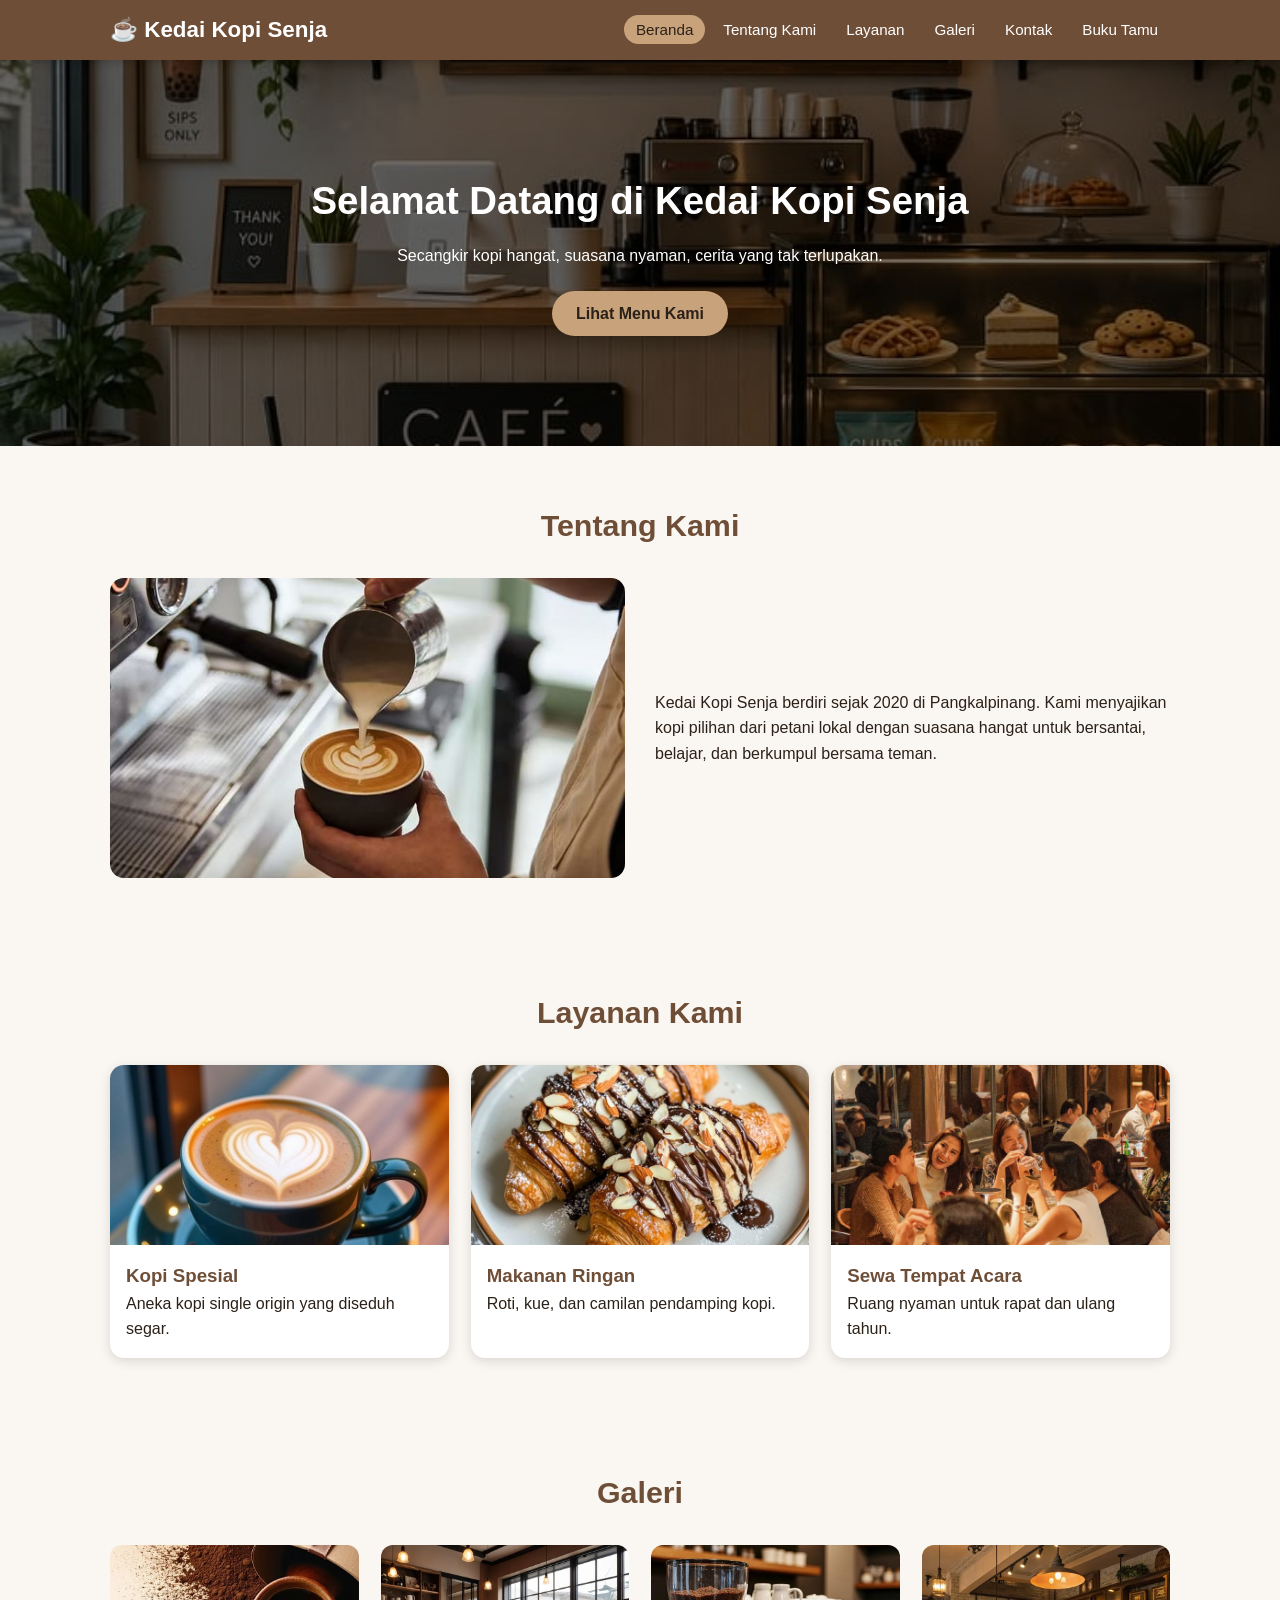
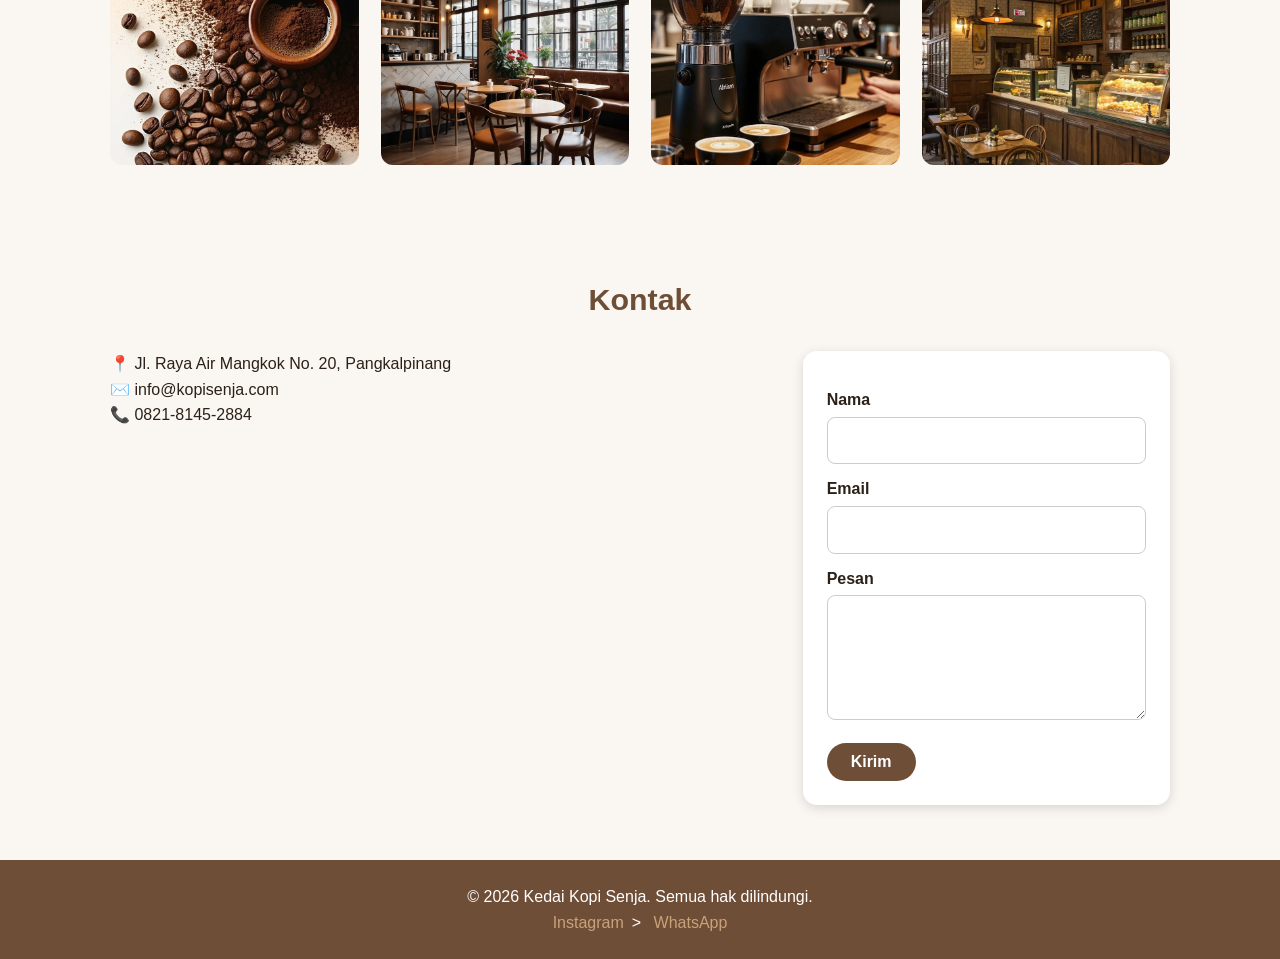
<file: UTS-PW-2611500031/index.html>
<!DOCTYPE html>
<html lang="id">
<head>
  <meta charset="UTF-8">
  <meta name="viewport" content="width=device-width, initial-scale=1.0">
  <title>Kedai Kopi Senja - Beranda</title>
  <link rel="stylesheet" href="style.css">
</head>
<body>

<header>
  <div class="bar">
    <a class="logo" href="index.html">☕ Kedai Kopi Senja</a>
    <nav>
      <ul>
        <li><a href="index.html#beranda" class="aktif">Beranda</a></li>
        <li><a href="index.html#tentang">Tentang Kami</a></li>
        <li><a href="index.html#layanan">Layanan</a></li>
        <li><a href="index.html#galeri">Galeri</a></li>
        <li><a href="index.html#kontak">Kontak</a></li>
        <li><a href="bukutamu.html">Buku Tamu</a></li>
      </ul>
    </nav>
  </div>
</header>

<main>
  <div class="hero" id="beranda">
    <h1>Selamat Datang di Kedai Kopi Senja</h1>
    <p>Secangkir kopi hangat, suasana nyaman, cerita yang tak terlupakan.</p>
    <a class="btn" href="#layanan">Lihat Menu Kami</a>
  </div>

  <section id="tentang">
    <h2>Tentang Kami</h2>
    <div class="about">
      <img src="images/tentang.jpg" alt="Foto pendukung kedai">
      <div>
        <p>Kedai Kopi Senja berdiri sejak 2020 di Pangkalpinang. Kami menyajikan kopi pilihan dari petani lokal dengan suasana hangat untuk bersantai, belajar, dan berkumpul bersama teman.</p>
      </div>
    </div>
  </section>

  <section id="layanan">
    <h2>Layanan Kami</h2>
    <div class="grid">
      <div class="card">
        <img src="images/layanan1.jpg" alt="Kopi">
        <div><h3>Kopi Spesial</h3><p>Aneka kopi single origin yang diseduh segar.</p></div>
      </div>
      <div class="card">
        <img src="images/layanan2.jpg" alt="Makanan">
        <div><h3>Makanan Ringan</h3><p>Roti, kue, dan camilan pendamping kopi.</p></div>
      </div>
      <div class="card">
        <img src="images/layanan3.jpg" alt="Acara">
        <div><h3>Sewa Tempat Acara</h3><p>Ruang nyaman untuk rapat dan ulang tahun.</p></div>
      </div>
    </div>
  </section>

  <section id="galeri">
    <h2>Galeri</h2>
    <div class="grid galeri">
      <img src="images/galeri1.jpg" alt="Galeri 1">
      <img src="images/galeri2.jpg" alt="Galeri 2">
      <img src="images/galeri3.jpg" alt="Galeri 3">
      <img src="images/galeri4.jpg" alt="Galeri 4">
    </div>
  </section>

  <section id="kontak">
    <h2>Kontak</h2>
    <div class="kontak">
      <div>
        <p>📍 Jl. Raya Air Mangkok No. 20, Pangkalpinang</p>
        <p>✉️ info@kopisenja.com</p>
        <p>📞 0821-8145-2884</p>
      </div>
      <form action="#" method="get">
        <label for="knama">Nama</label>
        <input type="text" id="knama" name="nama_kontak031" required>
        <label for="kemail">Email</label>
        <input type="email" id="kemail" name="email_kontak031" required>
        <label for="kpesan">Pesan</label>
        <textarea id="kpesan" name="pesan_kontak031" rows="4" required></textarea>
        <button class="btn" type="submit">Kirim</button>
      </form>
    </div>
  </section>
</main>

<footer>
  <p>&copy; 2026 Kedai Kopi Senja. Semua hak dilindungi.</p>
  <p>
   <a href="https://instagram.com/excelee08" target="_blank">Instagram</a>>
<a href="https://wa.me/6282181452884" target="_blank">WhatsApp</a>
  </p>
</footer>

</body>
</html>
</file>
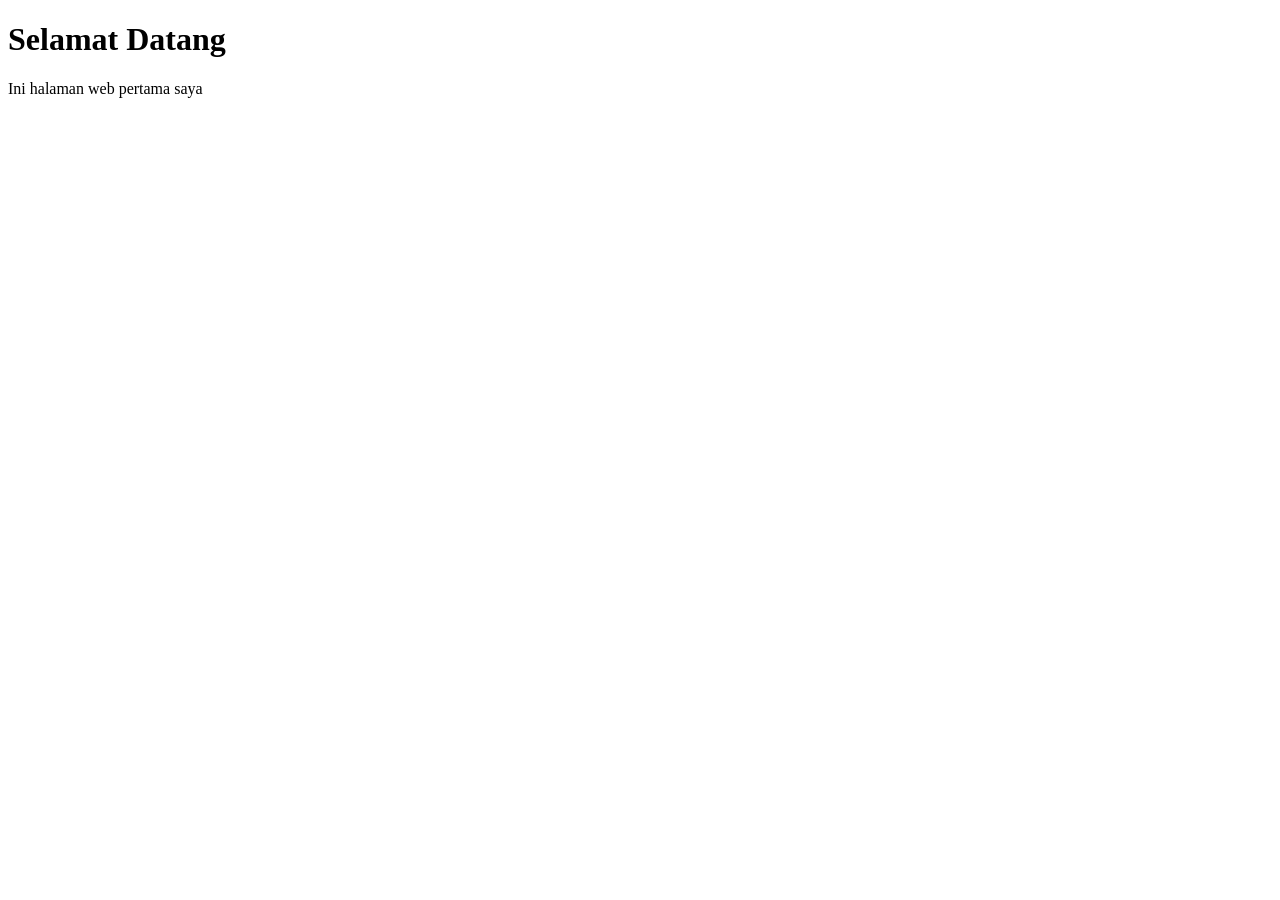
<file: pertemuan-01/latuhan1.html>
<!DOCTYPE html>
<html lang="en">
<head>
    <meta charset="UTF-8">
    <meta name="viewport" content="width=device-width, initial-scale=1.0">
    <title>Document</title>
</head>
<body>
    <h1>Selamat Datang</h1>
    <p>Ini halaman web pertama saya</p>
</body>
</html>
</file>
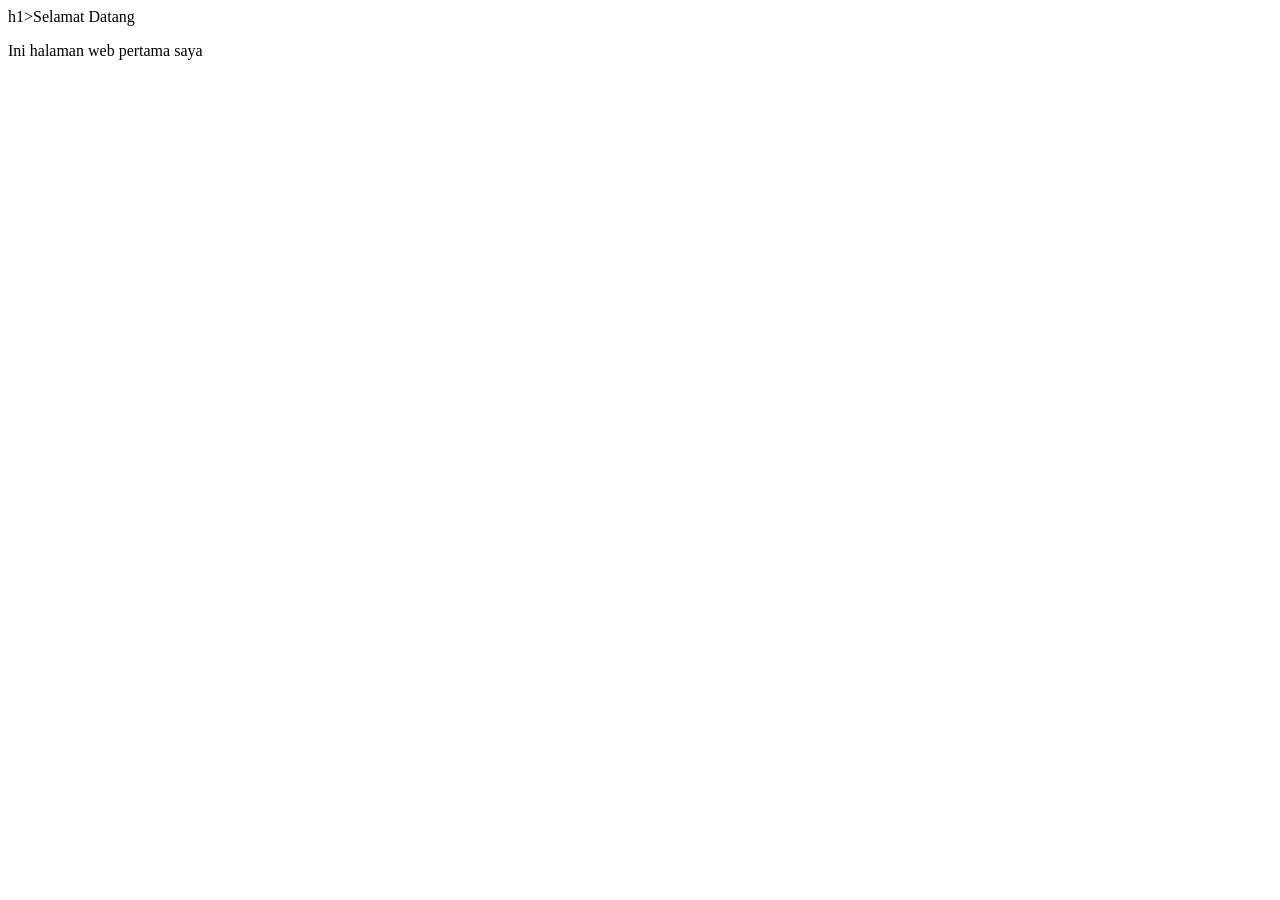
<file: pertemuan-02/latihan1.html>
<!DOCTYPE html>
<html lang="en">
<head>
    <meta charset="UTF-8">
    <meta name="viewport" content="width=device-width, initial-scale=1.0">
    <title>Document</title>
</head>
<body>
   <header></header>
     h1>Selamat Datang</h1>
    <p>Ini halaman web pertama saya</p>
</body>
</html>
</file>
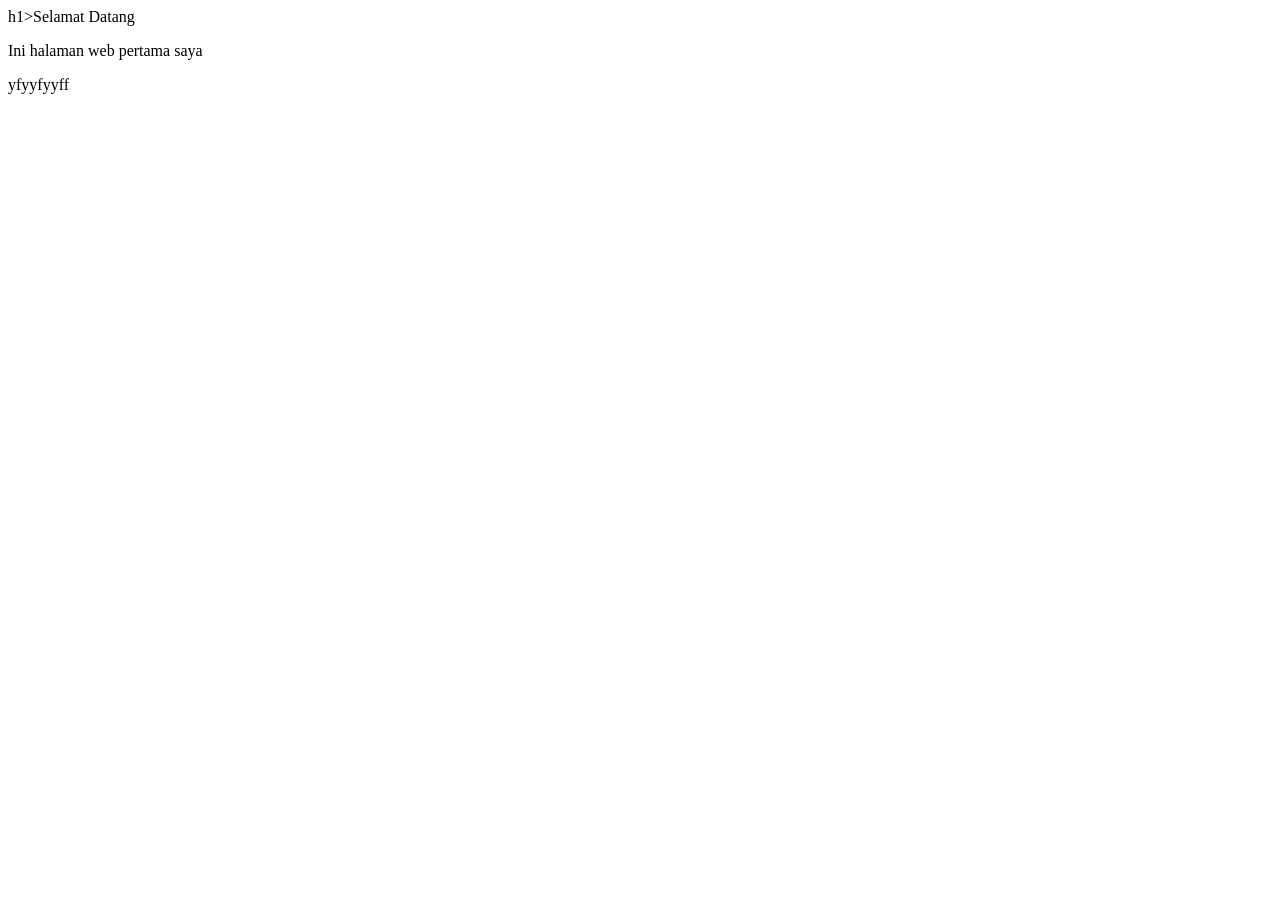
<file: pertemuan-02/latuhan1.html>
<!DOCTYPE html>
<html lang="en">
<head>
    <meta charset="UTF-8">
    <meta name="viewport" content="width=device-width, initial-scale=1.0">
    <title>Document</title>
</head>
<body>
   <header></header>
    h1>Selamat Datang</h1>
    <p>Ini halaman web pertama saya</p>
</body>yfyyfyyff
</html>
</file>
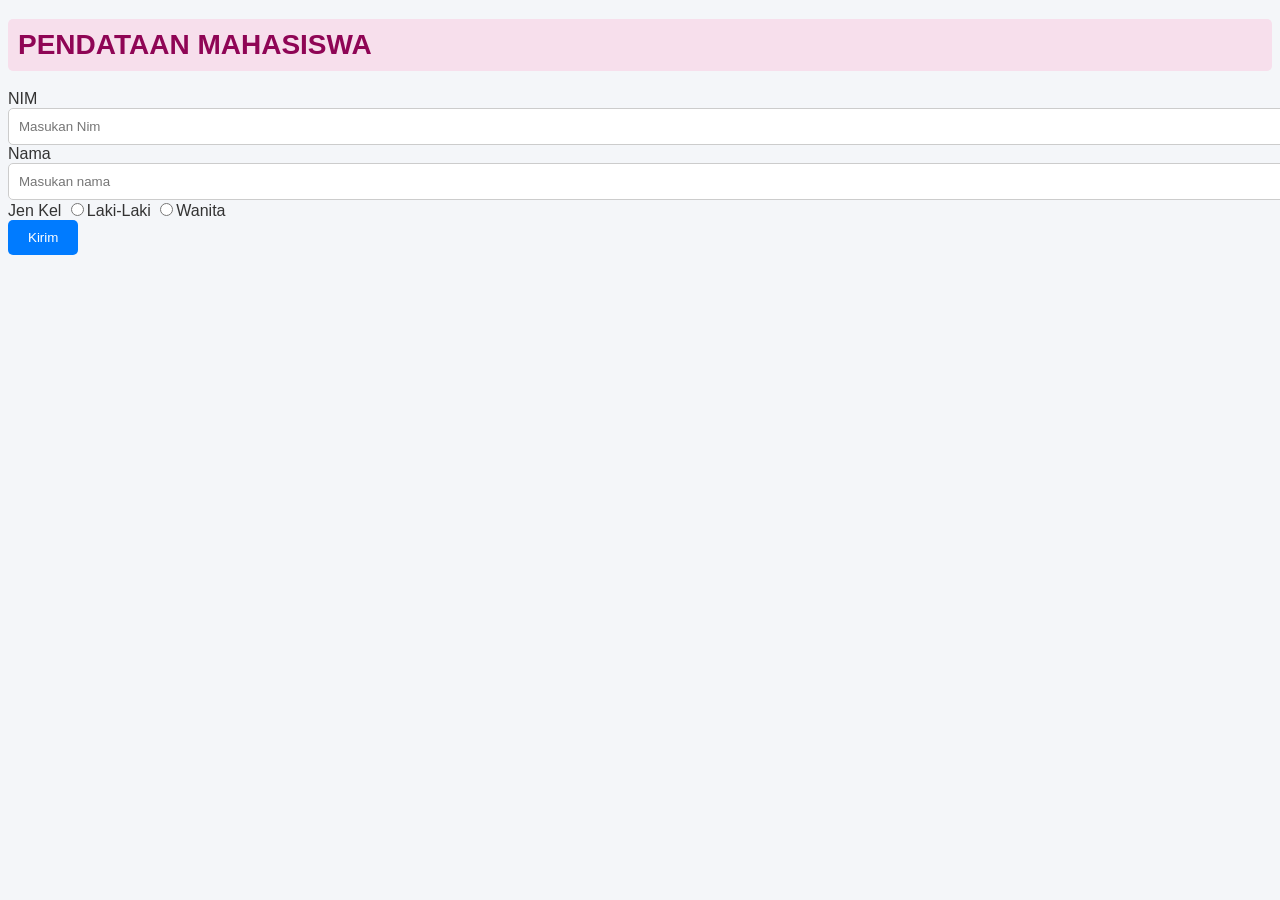
<file: pertemuan-03/lat_selector.html>
<!DOCTYPE html>
<html lang="en">
<head>
    <meta charset="UTF-8">
    <meta name="viewport" content="width=device-width, initial-scale=1.0">
    <link rel="stylesheet" href="style.css">
    <title>Document</title>
</head>
<body>
    <h1>PENDATAAN MAHASISWA</h1>
    <form action="#" method="post">
        <label for="nim">NIM</label>
        <input type="text" id="nim" name="nim" required placeholder="Masukan Nim" class="form-control">
        <label for="nama">Nama</label>
        <input type="text" id="nama" name="nama" required placeholder="Masukan nama" class="form-control">
        <label>Jen Kel</label>
        <input type="radio" id="jenkel1" name="jenkel" value="Laki-laki" required>Laki-Laki
        <input type="radio" id="jenkel2" name="jenkel" value="Wanita">Wanita<br>
        <button type="submit" id="tombol-kirim">Kirim</button>
    </form>
</body>
</html>
</file>
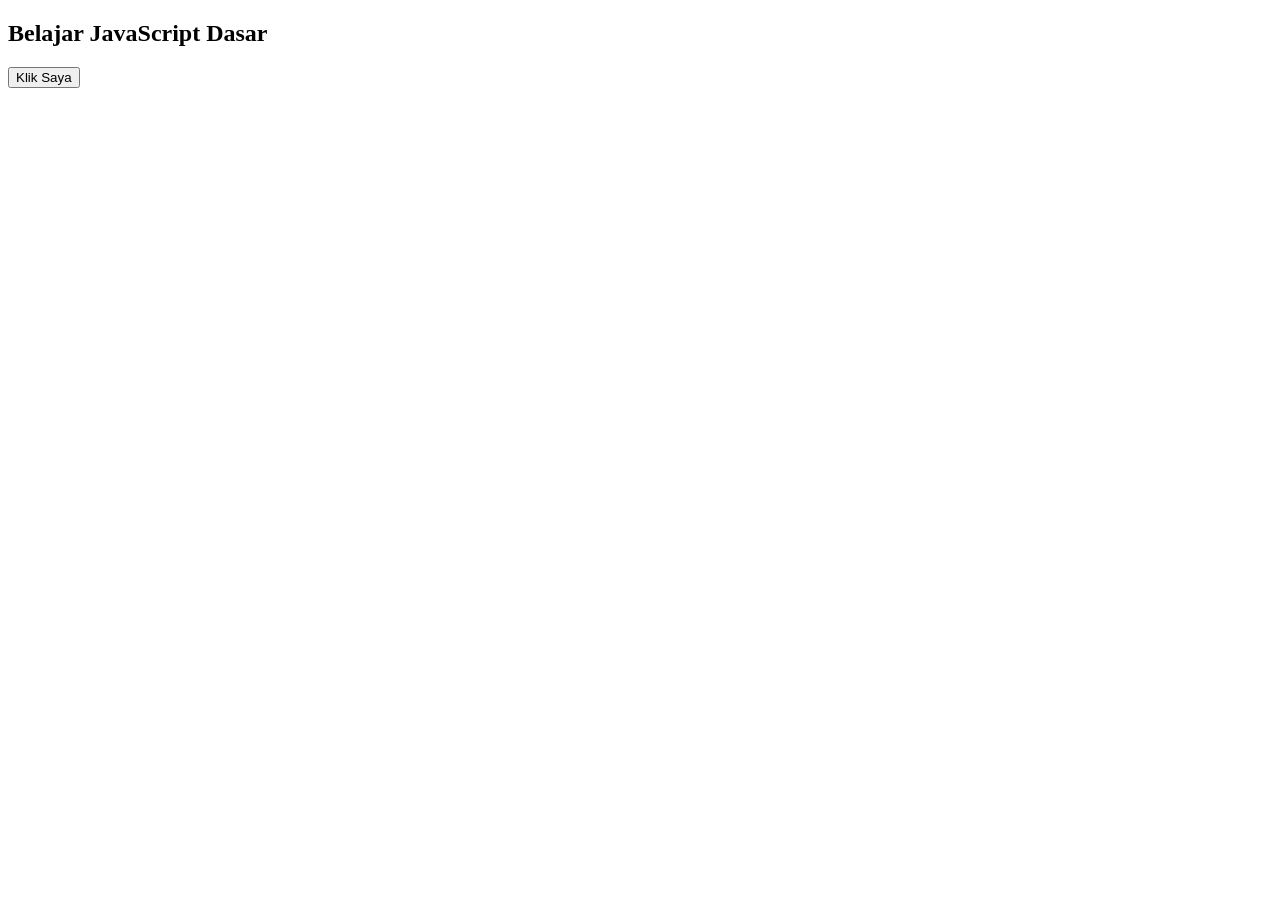
<file: pertemuan-05/latjavaint.html>
<!DOCTYPE html>
<html lang="id">
<head>
    <meta charset="UTF-8">
    <title>Belajar JavaScript</title>
</head>
<body>

    <h2>Belajar JavaScript Dasar</h2>

    <button id="tombol">Klik Saya</button>

    <script>
        console.log("JavaScript berhasil dijalankan!");

        document.getElementById("tombol")
            .addEventListener("click", function() {
                alert("Tombol berhasil diklik!");
            });
    </script>

</body>
</html>
</file>
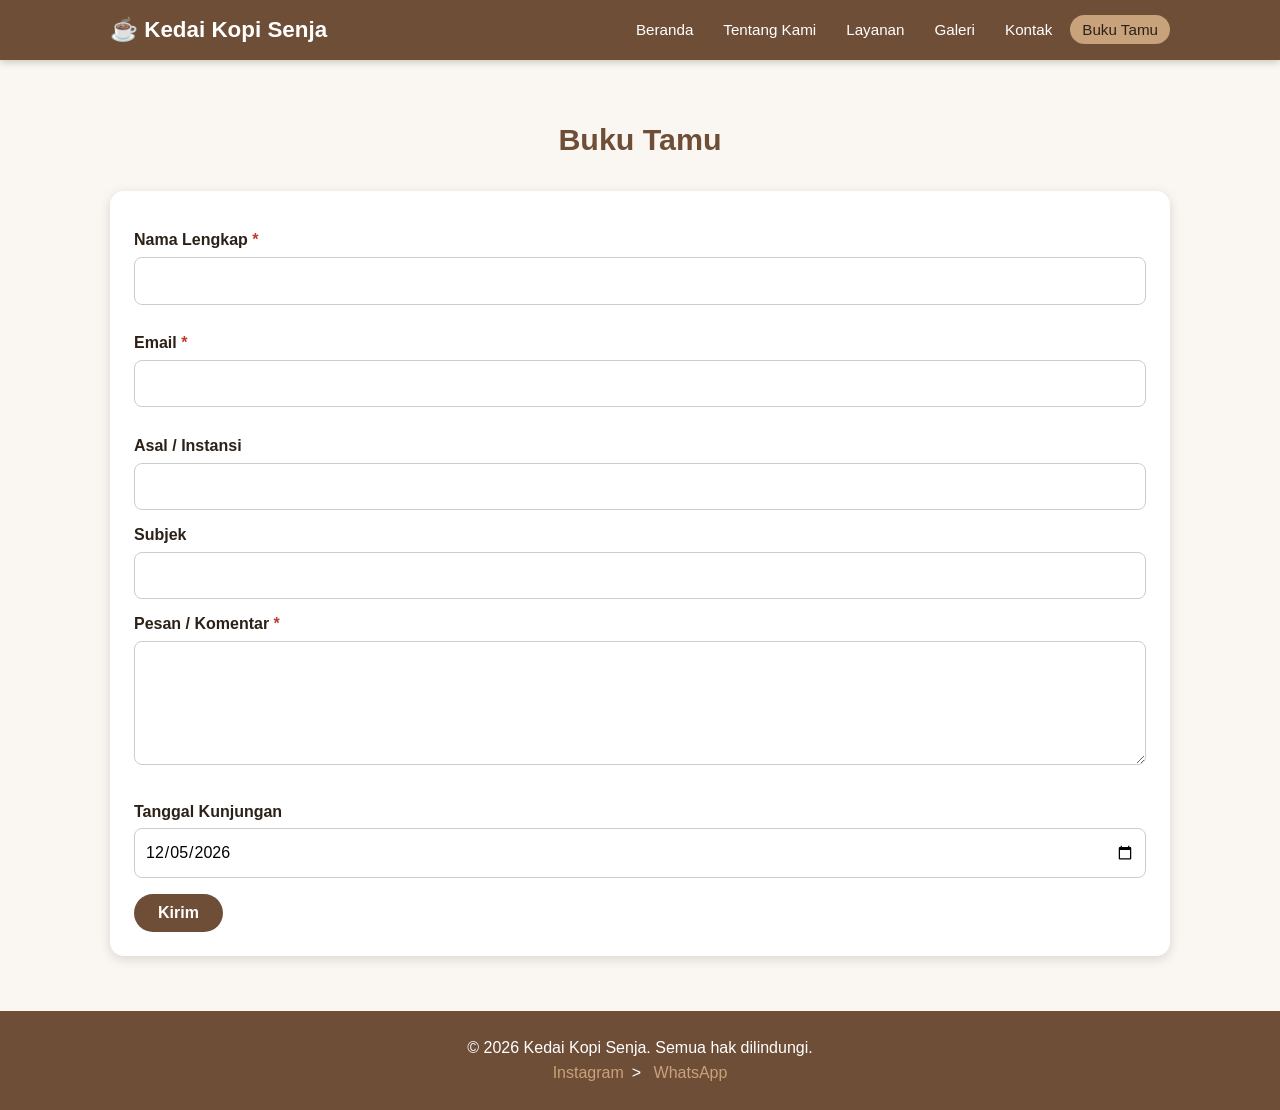
<file: UTS-PW-2611500031/bukutamu.html>
<!DOCTYPE html>
<html lang="id">
<head>
  <meta charset="UTF-8">
  <meta name="viewport" content="width=device-width, initial-scale=1.0">
  <title>Buku Tamu - Kedai Kopi Senja</title>
  <link rel="stylesheet" href="style.css">
</head>
<body>

<header>
  <div class="bar">
    <a class="logo" href="index.html">☕ Kedai Kopi Senja</a>
    <nav>
      <ul>
        <li><a href="index.html#beranda">Beranda</a></li>
        <li><a href="index.html#tentang">Tentang Kami</a></li>
        <li><a href="index.html#layanan">Layanan</a></li>
        <li><a href="index.html#galeri">Galeri</a></li>
        <li><a href="index.html#kontak">Kontak</a></li>
        <li><a href="bukutamu.html" class="aktif">Buku Tamu</a></li>
      </ul>
    </nav>
  </div>
</header>

<main>
  <section>
    <h2>Buku Tamu</h2>
    <form id="formTamu" action="hasil.html" method="get" novalidate>
      <label for="nm">Nama Lengkap <span class="wajib">*</span></label>
      <input type="text" id="nm" name="nm_lengkap031" maxlength="50">
      <div class="err" id="e_nm"></div>

      <label for="em">Email <span class="wajib">*</span></label>
      <input type="email" id="em" name="email031" maxlength="50">
      <div class="err" id="e_em"></div>

      <label for="as">Asal / Instansi</label>
      <input type="text" id="as" name="asal_instansi123" maxlength="50">

      <label for="sb">Subjek</label>
      <input type="text" id="sb" name="subjek031" maxlength="50">

      <label for="ps">Pesan / Komentar <span class="wajib">*</span></label>
      <textarea id="ps" name="pesan031" rows="4" maxlength="200"></textarea>
      <div class="err" id="e_ps"></div>

      <label for="tg">Tanggal Kunjungan</label>
      <input type="date" id="tg" name="tgl_kunjungan031">

      <button class="btn" type="submit">Kirim</button>
    </form>
  </section>
</main>

<footer>
  <p>&copy; 2026 Kedai Kopi Senja. Semua hak dilindungi.</p>
  <p>
    <a href="https://instagram.com/excelee08" target="_blank">Instagram</a>>
<a href="https://wa.me/6282181452884" target="_blank">WhatsApp</a>
  </p>
</footer>

<script src="script.js"></script>
</body>
</html>
</file>
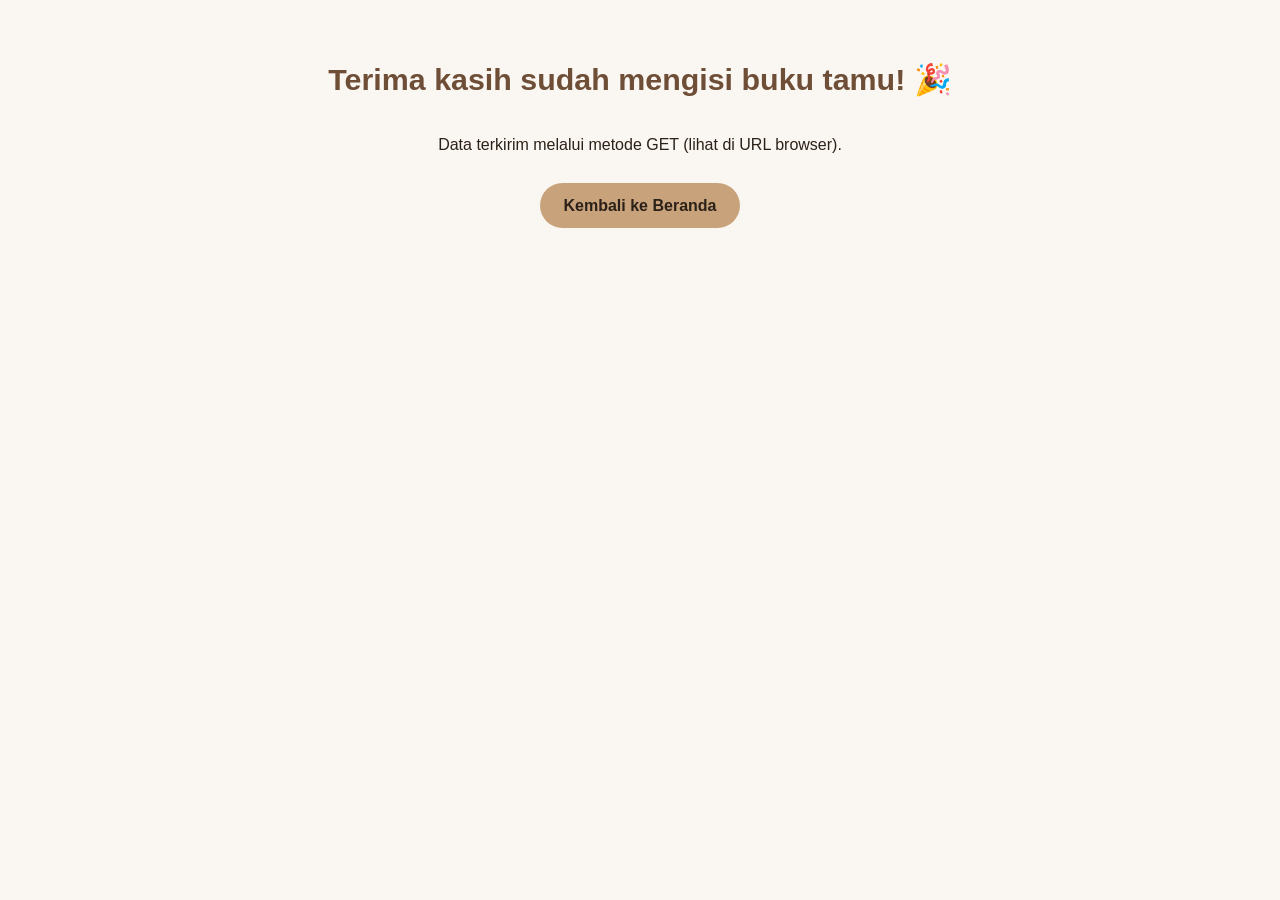
<file: UTS-PW-2611500031/hasil.html>
<!DOCTYPE html>
<html lang="id">
<head>
  <meta charset="UTF-8">
  <meta name="viewport" content="width=device-width, initial-scale=1.0">
  <title>Terima Kasih</title>
  <link rel="stylesheet" href="style.css">
</head>
<body>
  <section style="text-align:center">
    <h2>Terima kasih sudah mengisi buku tamu! 🎉</h2>
    <p>Data terkirim melalui metode GET (lihat di URL browser).</p>
    <br>
    <a class="btn" href="index.html">Kembali ke Beranda</a>
  </section>
</body>
</html>
</file>
<file: UTS-PW-2611500031/style.css>
:root {
  --c1: #6f4e37;
  --c2: #c8a27a;
  --bg: #faf6f1;
  --tx: #2b2118;
}
* { box-sizing: border-box; margin: 0; padding: 0; }
body {
  font-family: 'Segoe UI', Arial, sans-serif;
  background: var(--bg);
  color: var(--tx);
  line-height: 1.6;
}
img { max-width: 100%; display: block; background: var(--c2); object-fit: cover; }

/* Header */
header {
  background: var(--c1);
  color: #fff;
  position: sticky;
  top: 0;
  z-index: 10;
  box-shadow: 0 2px 8px #0003;
}
.bar {
  max-width: 1100px;
  margin: auto;
  padding: 12px 20px;
  display: flex;
  justify-content: space-between;
  align-items: center;
  flex-wrap: wrap;
  gap: 10px;
}
.logo { font-size: 1.4rem; font-weight: 700; color: #fff; text-decoration: none; }
nav ul { list-style: none; display: flex; flex-wrap: wrap; gap: 6px; }
nav a { color: #fff; text-decoration: none; padding: 6px 12px; border-radius: 20px; font-size: .95rem; }
nav a:hover, nav a.aktif { background: var(--c2); color: var(--tx); }

/* Hero */
.hero {
  background: linear-gradient(#0008, #0008), url(images/hero.jpg) center/cover var(--c1);
  color: #fff;
  text-align: center;
  padding: 110px 20px;
}
.hero h1 { font-size: 2.4rem; }
.hero p { margin: 12px 0 22px; }

/* Tombol */
.btn {
  display: inline-block;
  background: var(--c2);
  color: var(--tx);
  padding: 10px 24px;
  border: 0;
  border-radius: 25px;
  font-weight: 700;
  text-decoration: none;
  cursor: pointer;
  font-size: 1rem;
}
.btn:hover { background: #fff; }

/* Section */
section { max-width: 1100px; margin: auto; padding: 55px 20px; }
h2 { text-align: center; color: var(--c1); margin-bottom: 28px; font-size: 1.9rem; }

/* Tentang */
.about { display: flex; gap: 30px; align-items: center; flex-wrap: wrap; }
.about img { flex: 1 1 300px; height: 300px; border-radius: 14px; }
.about div { flex: 1 1 300px; }

/* Layanan & Galeri */
.grid { display: grid; grid-template-columns: repeat(auto-fit, minmax(250px, 1fr)); gap: 22px; }
.card { background: #fff; border-radius: 14px; overflow: hidden; box-shadow: 0 3px 12px #0002; transition: .3s; }
.card:hover { transform: translateY(-6px); }
.card img { height: 180px; width: 100%; }
.card div { padding: 16px; }
.card h3 { color: var(--c1); }
.galeri img { height: 220px; width: 100%; border-radius: 12px; transition: .3s; }
.galeri img:hover { transform: scale(1.04); }
.galeri { grid-template-columns: repeat(auto-fit, minmax(220px, 1fr)); }
@media (max-width: 900px) {
  .galeri { grid-template-columns: repeat(2, 1fr); }
}
/* Kontak */
.kontak { display: flex; gap: 30px; flex-wrap: wrap; }
.kontak > div { flex: 1 1 300px; }

/* Form */
form { background: #fff; padding: 24px; border-radius: 14px; box-shadow: 0 3px 12px #0002; }
label { display: block; margin: 12px 0 4px; font-weight: 600; }
input, textarea { width: 100%; padding: 10px; border: 1px solid #ccc; border-radius: 8px; font: inherit; }
input:focus, textarea:focus { outline: 2px solid var(--c2); }
.wajib { color: #c0392b; }
.err { color: #c0392b; font-size: .85rem; min-height: 1em; }
form .btn { margin-top: 16px; background: var(--c1); color: #fff; }

/* Footer */
footer { background: var(--c1); color: #fff; text-align: center; padding: 24px 20px; }
footer a { color: var(--c2); margin: 0 8px; text-decoration: none; }

/* Responsif HP */
@media (max-width: 600px) {
  .hero h1 { font-size: 1.7rem; }
  .hero { padding: 70px 20px; }
  .bar { justify-content: center; }
}
</file>
<file: pertemuan-03/style.css>
h1 {
    color: #8f0555;
    font-size: 28px;
    background-color: #f7dfec;
    padding: 10px;
    border-radius: 5px;
}

/* Selector elemen */
body {
    font-family: Arial, sans-serif;
    background-color: #f4f6f9;
    color: #333;
}

/* Selector class */
.form-control {
    width: 100%;
    padding: 10px;
    border: 1px solid #ccc;
    border-radius: 5px;
}

/* Selector id */
#tombol-kirim {
    background-color: #007bff;
    color: white;
    padding: 10px 20px;
    border: none;
    border-radius: 5px;
}
</file>
